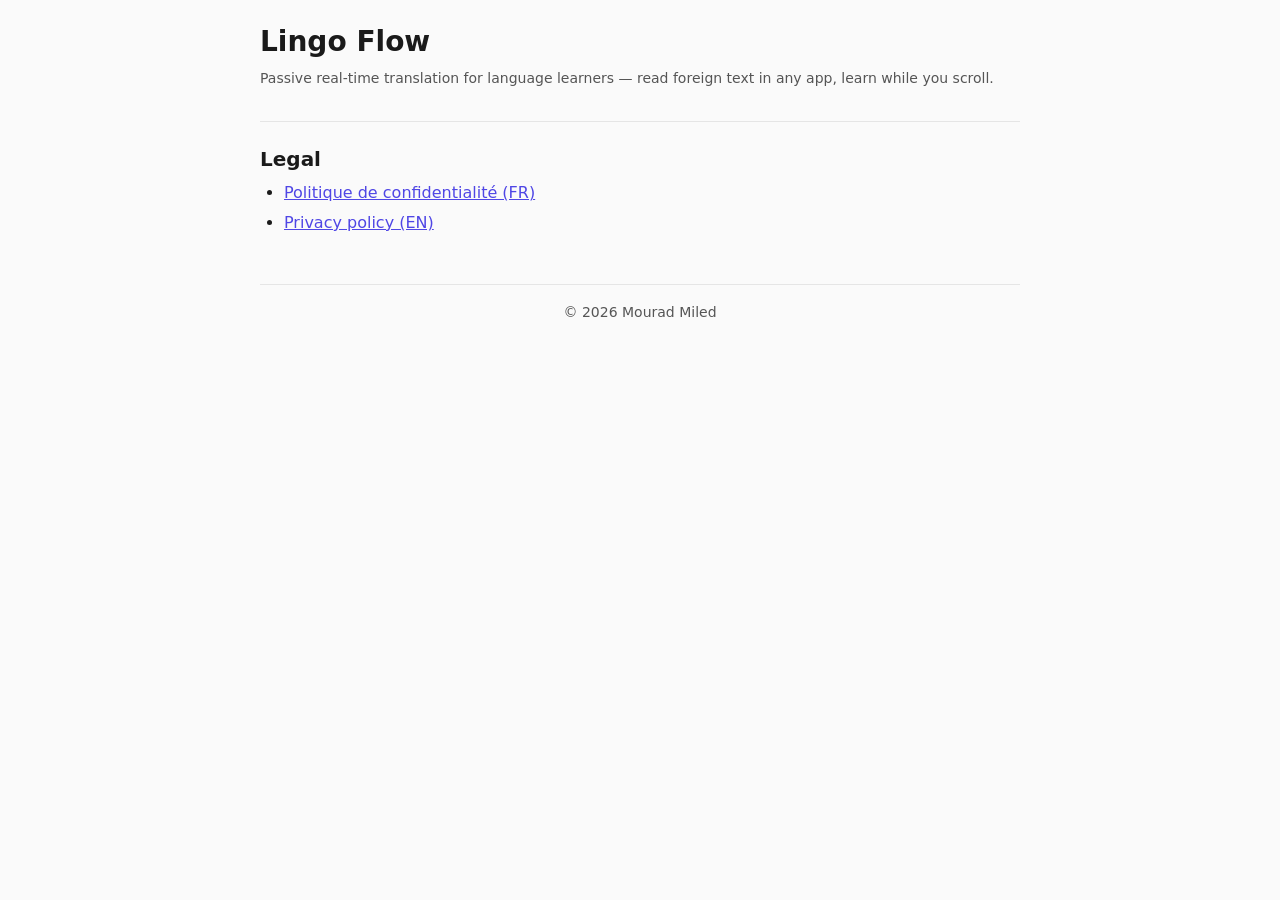
<file: index.html>
<!DOCTYPE html>
<html lang="en">
<head>
  <meta charset="UTF-8">
  <meta name="viewport" content="width=device-width, initial-scale=1.0">
  <title>Lingo Flow</title>
  <link rel="stylesheet" href="style.css">
</head>
<body>
  <main>
    <h1>Lingo Flow</h1>
    <p class="meta">Passive real-time translation for language learners — read foreign text in any app, learn while you scroll.</p>

    <h2>Legal</h2>
    <ul>
      <li><a href="privacy.html">Politique de confidentialité (FR)</a></li>
      <li><a href="privacy.en.html">Privacy policy (EN)</a></li>
    </ul>

    <footer>
      © 2026 Mourad Miled
    </footer>
  </main>
</body>
</html>
</file>
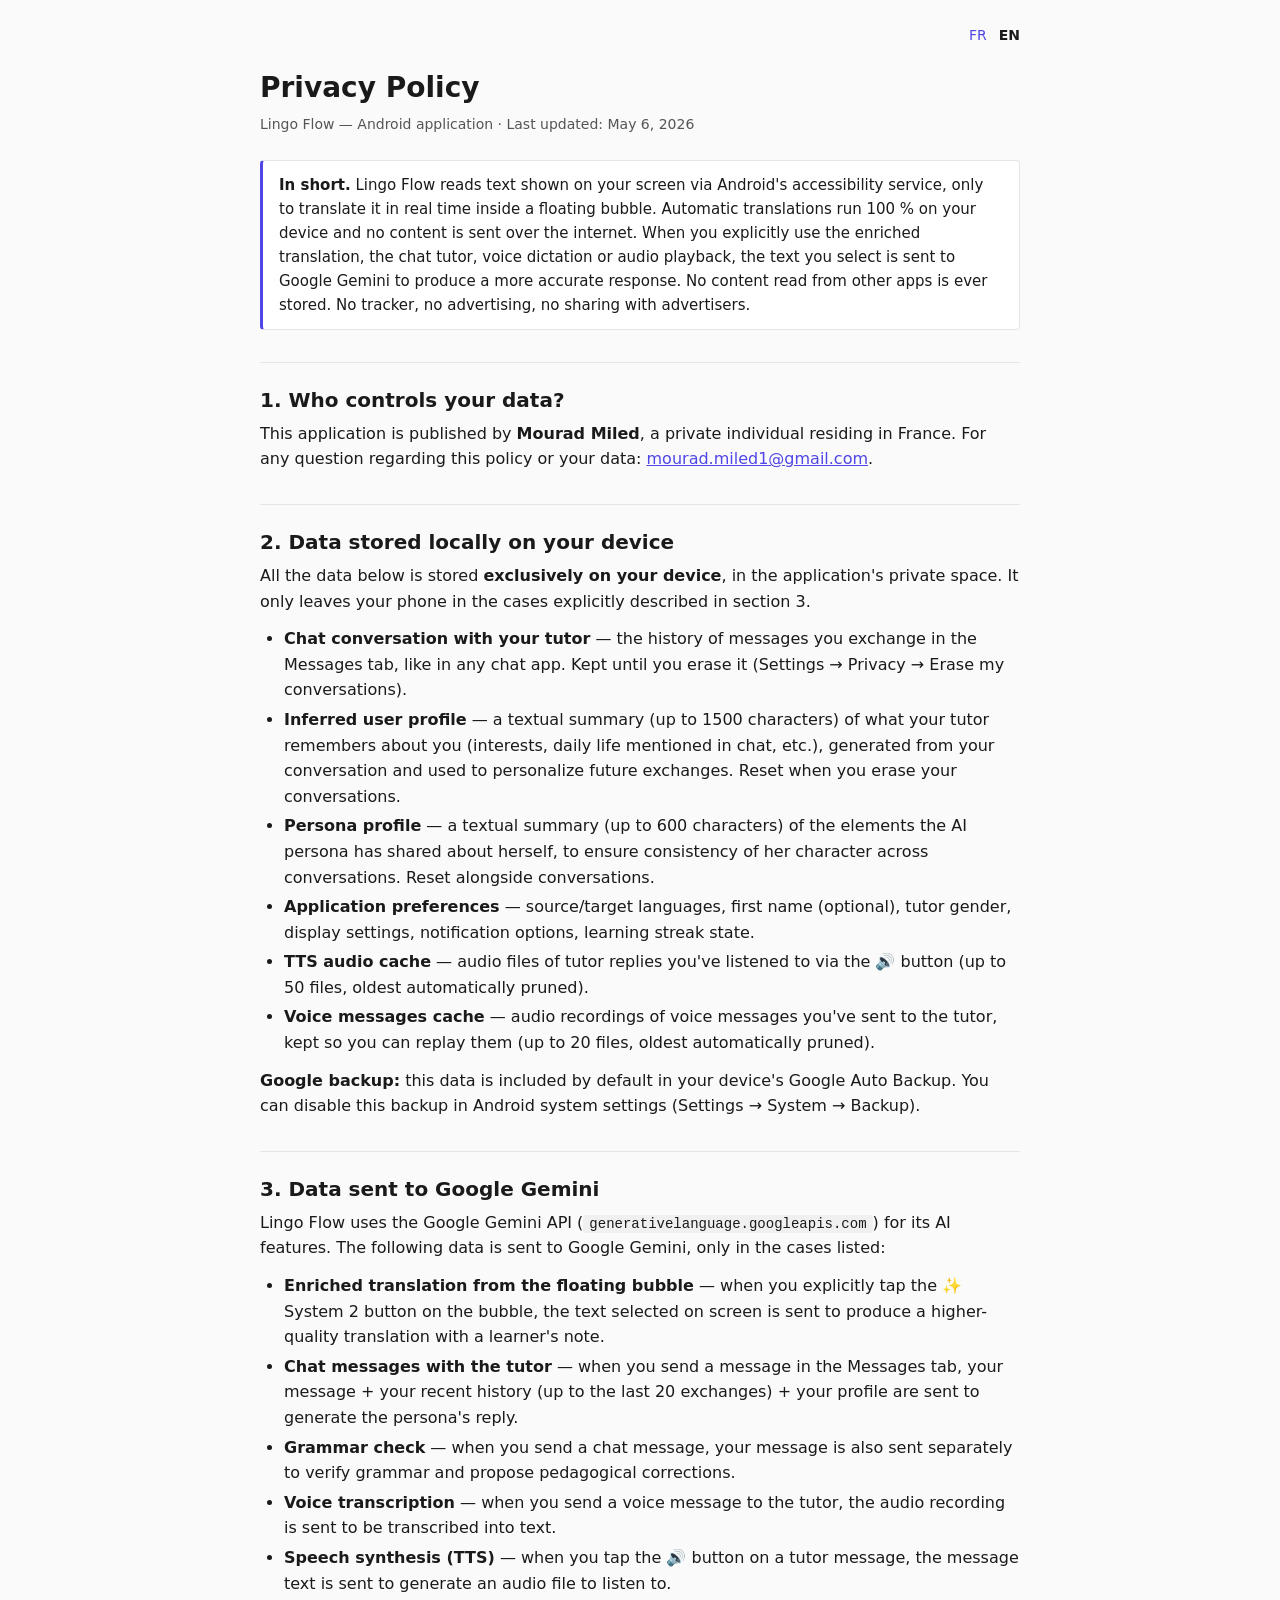
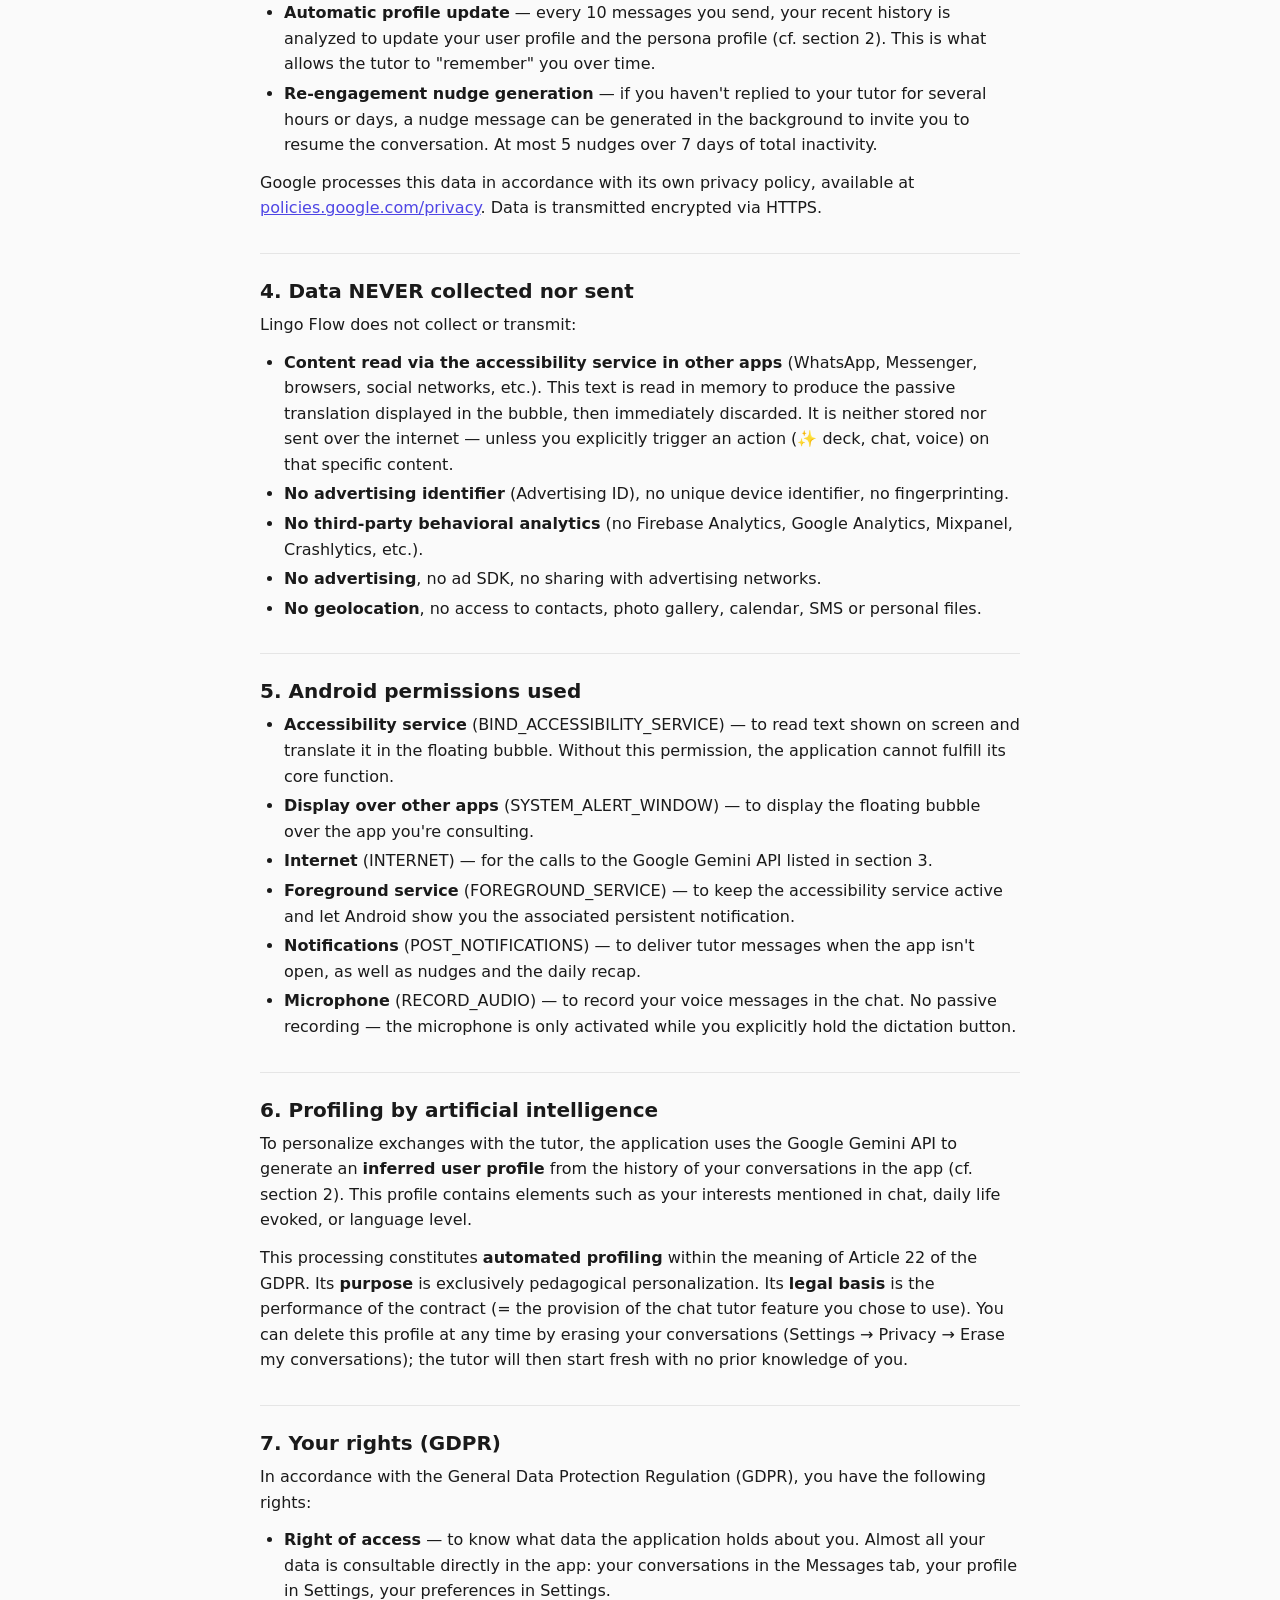
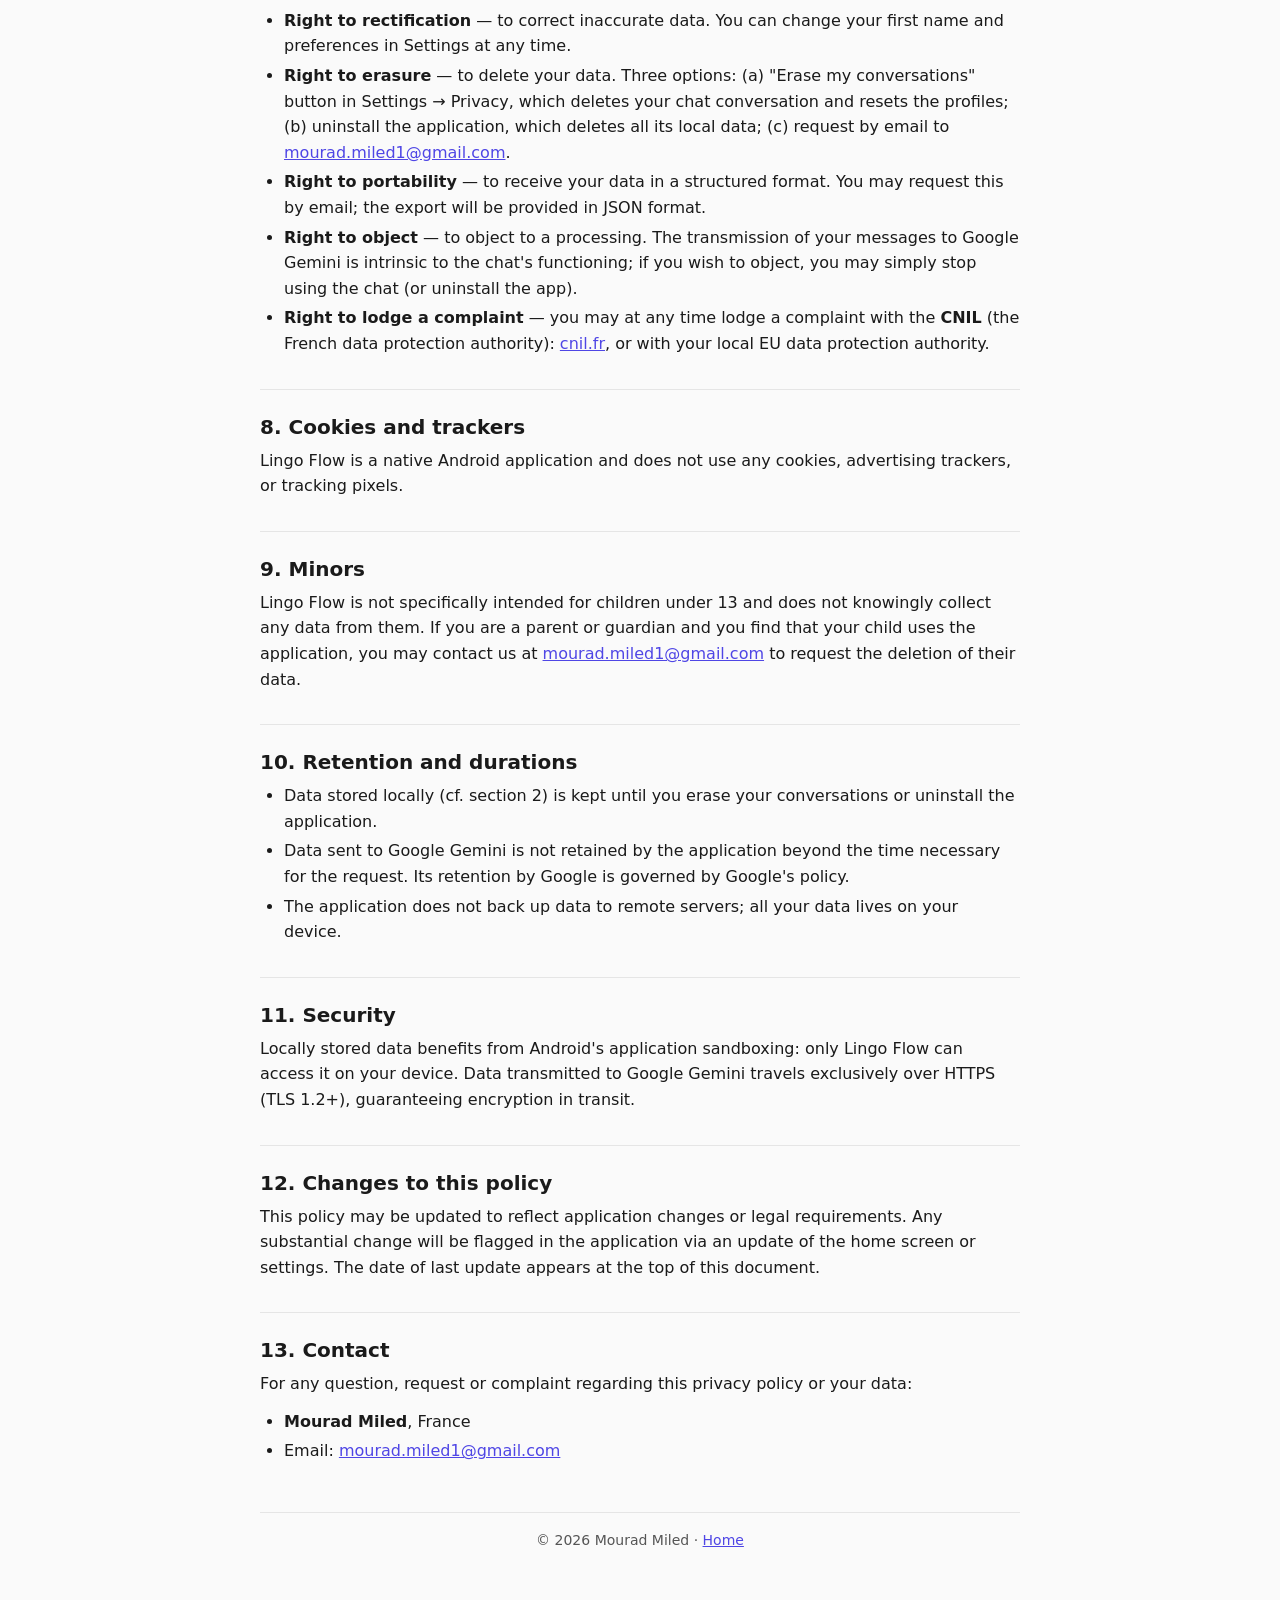
<file: privacy.en.html>
<!DOCTYPE html>
<html lang="en">
<head>
  <meta charset="UTF-8">
  <meta name="viewport" content="width=device-width, initial-scale=1.0">
  <title>Privacy Policy — Lingo Flow</title>
  <link rel="stylesheet" href="style.css">
</head>
<body>
  <main>
    <header class="lang-switch">
      <a href="privacy.html">FR</a>
      <a href="privacy.en.html" class="active">EN</a>
    </header>

    <h1>Privacy Policy</h1>
    <p class="meta">Lingo Flow — Android application · Last updated: May 6, 2026</p>

    <div class="callout">
      <strong>In short.</strong> Lingo Flow reads text shown on your screen via Android's accessibility service, only to translate it in real time inside a floating bubble. Automatic translations run 100 % on your device and no content is sent over the internet. When you explicitly use the enriched translation, the chat tutor, voice dictation or audio playback, the text you select is sent to Google Gemini to produce a more accurate response. No content read from other apps is ever stored. No tracker, no advertising, no sharing with advertisers.
    </div>

    <h2>1. Who controls your data?</h2>
    <p>This application is published by <strong>Mourad Miled</strong>, a private individual residing in France. For any question regarding this policy or your data: <a href="mailto:mourad.miled1@gmail.com">mourad.miled1@gmail.com</a>.</p>

    <h2>2. Data stored locally on your device</h2>
    <p>All the data below is stored <strong>exclusively on your device</strong>, in the application's private space. It only leaves your phone in the cases explicitly described in section 3.</p>
    <ul>
      <li><strong>Chat conversation with your tutor</strong> — the history of messages you exchange in the Messages tab, like in any chat app. Kept until you erase it (Settings → Privacy → Erase my conversations).</li>
      <li><strong>Inferred user profile</strong> — a textual summary (up to 1500 characters) of what your tutor remembers about you (interests, daily life mentioned in chat, etc.), generated from your conversation and used to personalize future exchanges. Reset when you erase your conversations.</li>
      <li><strong>Persona profile</strong> — a textual summary (up to 600 characters) of the elements the AI persona has shared about herself, to ensure consistency of her character across conversations. Reset alongside conversations.</li>
      <li><strong>Application preferences</strong> — source/target languages, first name (optional), tutor gender, display settings, notification options, learning streak state.</li>
      <li><strong>TTS audio cache</strong> — audio files of tutor replies you've listened to via the 🔊 button (up to 50 files, oldest automatically pruned).</li>
      <li><strong>Voice messages cache</strong> — audio recordings of voice messages you've sent to the tutor, kept so you can replay them (up to 20 files, oldest automatically pruned).</li>
    </ul>
    <p><strong>Google backup:</strong> this data is included by default in your device's Google Auto Backup. You can disable this backup in Android system settings (Settings → System → Backup).</p>

    <h2>3. Data sent to Google Gemini</h2>
    <p>Lingo Flow uses the Google Gemini API (<code>generativelanguage.googleapis.com</code>) for its AI features. The following data is sent to Google Gemini, only in the cases listed:</p>
    <ul>
      <li><strong>Enriched translation from the floating bubble</strong> — when you explicitly tap the ✨ System 2 button on the bubble, the text selected on screen is sent to produce a higher-quality translation with a learner's note.</li>
      <li><strong>Chat messages with the tutor</strong> — when you send a message in the Messages tab, your message + your recent history (up to the last 20 exchanges) + your profile are sent to generate the persona's reply.</li>
      <li><strong>Grammar check</strong> — when you send a chat message, your message is also sent separately to verify grammar and propose pedagogical corrections.</li>
      <li><strong>Voice transcription</strong> — when you send a voice message to the tutor, the audio recording is sent to be transcribed into text.</li>
      <li><strong>Speech synthesis (TTS)</strong> — when you tap the 🔊 button on a tutor message, the message text is sent to generate an audio file to listen to.</li>
      <li><strong>Automatic profile update</strong> — every 10 messages you send, your recent history is analyzed to update your user profile and the persona profile (cf. section 2). This is what allows the tutor to "remember" you over time.</li>
      <li><strong>Re-engagement nudge generation</strong> — if you haven't replied to your tutor for several hours or days, a nudge message can be generated in the background to invite you to resume the conversation. At most 5 nudges over 7 days of total inactivity.</li>
    </ul>
    <p>Google processes this data in accordance with its own privacy policy, available at <a href="https://policies.google.com/privacy" target="_blank" rel="noopener">policies.google.com/privacy</a>. Data is transmitted encrypted via HTTPS.</p>

    <h2>4. Data NEVER collected nor sent</h2>
    <p>Lingo Flow does not collect or transmit:</p>
    <ul>
      <li><strong>Content read via the accessibility service in other apps</strong> (WhatsApp, Messenger, browsers, social networks, etc.). This text is read in memory to produce the passive translation displayed in the bubble, then immediately discarded. It is neither stored nor sent over the internet — unless you explicitly trigger an action (✨ deck, chat, voice) on that specific content.</li>
      <li><strong>No advertising identifier</strong> (Advertising ID), no unique device identifier, no fingerprinting.</li>
      <li><strong>No third-party behavioral analytics</strong> (no Firebase Analytics, Google Analytics, Mixpanel, Crashlytics, etc.).</li>
      <li><strong>No advertising</strong>, no ad SDK, no sharing with advertising networks.</li>
      <li><strong>No geolocation</strong>, no access to contacts, photo gallery, calendar, SMS or personal files.</li>
    </ul>

    <h2>5. Android permissions used</h2>
    <ul>
      <li><strong>Accessibility service</strong> (BIND_ACCESSIBILITY_SERVICE) — to read text shown on screen and translate it in the floating bubble. Without this permission, the application cannot fulfill its core function.</li>
      <li><strong>Display over other apps</strong> (SYSTEM_ALERT_WINDOW) — to display the floating bubble over the app you're consulting.</li>
      <li><strong>Internet</strong> (INTERNET) — for the calls to the Google Gemini API listed in section 3.</li>
      <li><strong>Foreground service</strong> (FOREGROUND_SERVICE) — to keep the accessibility service active and let Android show you the associated persistent notification.</li>
      <li><strong>Notifications</strong> (POST_NOTIFICATIONS) — to deliver tutor messages when the app isn't open, as well as nudges and the daily recap.</li>
      <li><strong>Microphone</strong> (RECORD_AUDIO) — to record your voice messages in the chat. No passive recording — the microphone is only activated while you explicitly hold the dictation button.</li>
    </ul>

    <h2>6. Profiling by artificial intelligence</h2>
    <p>To personalize exchanges with the tutor, the application uses the Google Gemini API to generate an <strong>inferred user profile</strong> from the history of your conversations in the app (cf. section 2). This profile contains elements such as your interests mentioned in chat, daily life evoked, or language level.</p>
    <p>This processing constitutes <strong>automated profiling</strong> within the meaning of Article 22 of the GDPR. Its <strong>purpose</strong> is exclusively pedagogical personalization. Its <strong>legal basis</strong> is the performance of the contract (= the provision of the chat tutor feature you chose to use). You can delete this profile at any time by erasing your conversations (Settings → Privacy → Erase my conversations); the tutor will then start fresh with no prior knowledge of you.</p>

    <h2>7. Your rights (GDPR)</h2>
    <p>In accordance with the General Data Protection Regulation (GDPR), you have the following rights:</p>
    <ul>
      <li><strong>Right of access</strong> — to know what data the application holds about you. Almost all your data is consultable directly in the app: your conversations in the Messages tab, your profile in Settings, your preferences in Settings.</li>
      <li><strong>Right to rectification</strong> — to correct inaccurate data. You can change your first name and preferences in Settings at any time.</li>
      <li><strong>Right to erasure</strong> — to delete your data. Three options: (a) "Erase my conversations" button in Settings → Privacy, which deletes your chat conversation and resets the profiles; (b) uninstall the application, which deletes all its local data; (c) request by email to <a href="mailto:mourad.miled1@gmail.com">mourad.miled1@gmail.com</a>.</li>
      <li><strong>Right to portability</strong> — to receive your data in a structured format. You may request this by email; the export will be provided in JSON format.</li>
      <li><strong>Right to object</strong> — to object to a processing. The transmission of your messages to Google Gemini is intrinsic to the chat's functioning; if you wish to object, you may simply stop using the chat (or uninstall the app).</li>
      <li><strong>Right to lodge a complaint</strong> — you may at any time lodge a complaint with the <strong>CNIL</strong> (the French data protection authority): <a href="https://www.cnil.fr" target="_blank" rel="noopener">cnil.fr</a>, or with your local EU data protection authority.</li>
    </ul>

    <h2>8. Cookies and trackers</h2>
    <p>Lingo Flow is a native Android application and does not use any cookies, advertising trackers, or tracking pixels.</p>

    <h2>9. Minors</h2>
    <p>Lingo Flow is not specifically intended for children under 13 and does not knowingly collect any data from them. If you are a parent or guardian and you find that your child uses the application, you may contact us at <a href="mailto:mourad.miled1@gmail.com">mourad.miled1@gmail.com</a> to request the deletion of their data.</p>

    <h2>10. Retention and durations</h2>
    <ul>
      <li>Data stored locally (cf. section 2) is kept until you erase your conversations or uninstall the application.</li>
      <li>Data sent to Google Gemini is not retained by the application beyond the time necessary for the request. Its retention by Google is governed by Google's policy.</li>
      <li>The application does not back up data to remote servers; all your data lives on your device.</li>
    </ul>

    <h2>11. Security</h2>
    <p>Locally stored data benefits from Android's application sandboxing: only Lingo Flow can access it on your device. Data transmitted to Google Gemini travels exclusively over HTTPS (TLS 1.2+), guaranteeing encryption in transit.</p>

    <h2>12. Changes to this policy</h2>
    <p>This policy may be updated to reflect application changes or legal requirements. Any substantial change will be flagged in the application via an update of the home screen or settings. The date of last update appears at the top of this document.</p>

    <h2>13. Contact</h2>
    <p>For any question, request or complaint regarding this privacy policy or your data:</p>
    <ul>
      <li><strong>Mourad Miled</strong>, France</li>
      <li>Email: <a href="mailto:mourad.miled1@gmail.com">mourad.miled1@gmail.com</a></li>
    </ul>

    <footer>
      © 2026 Mourad Miled · <a href="index.html">Home</a>
    </footer>
  </main>
</body>
</html>
</file>
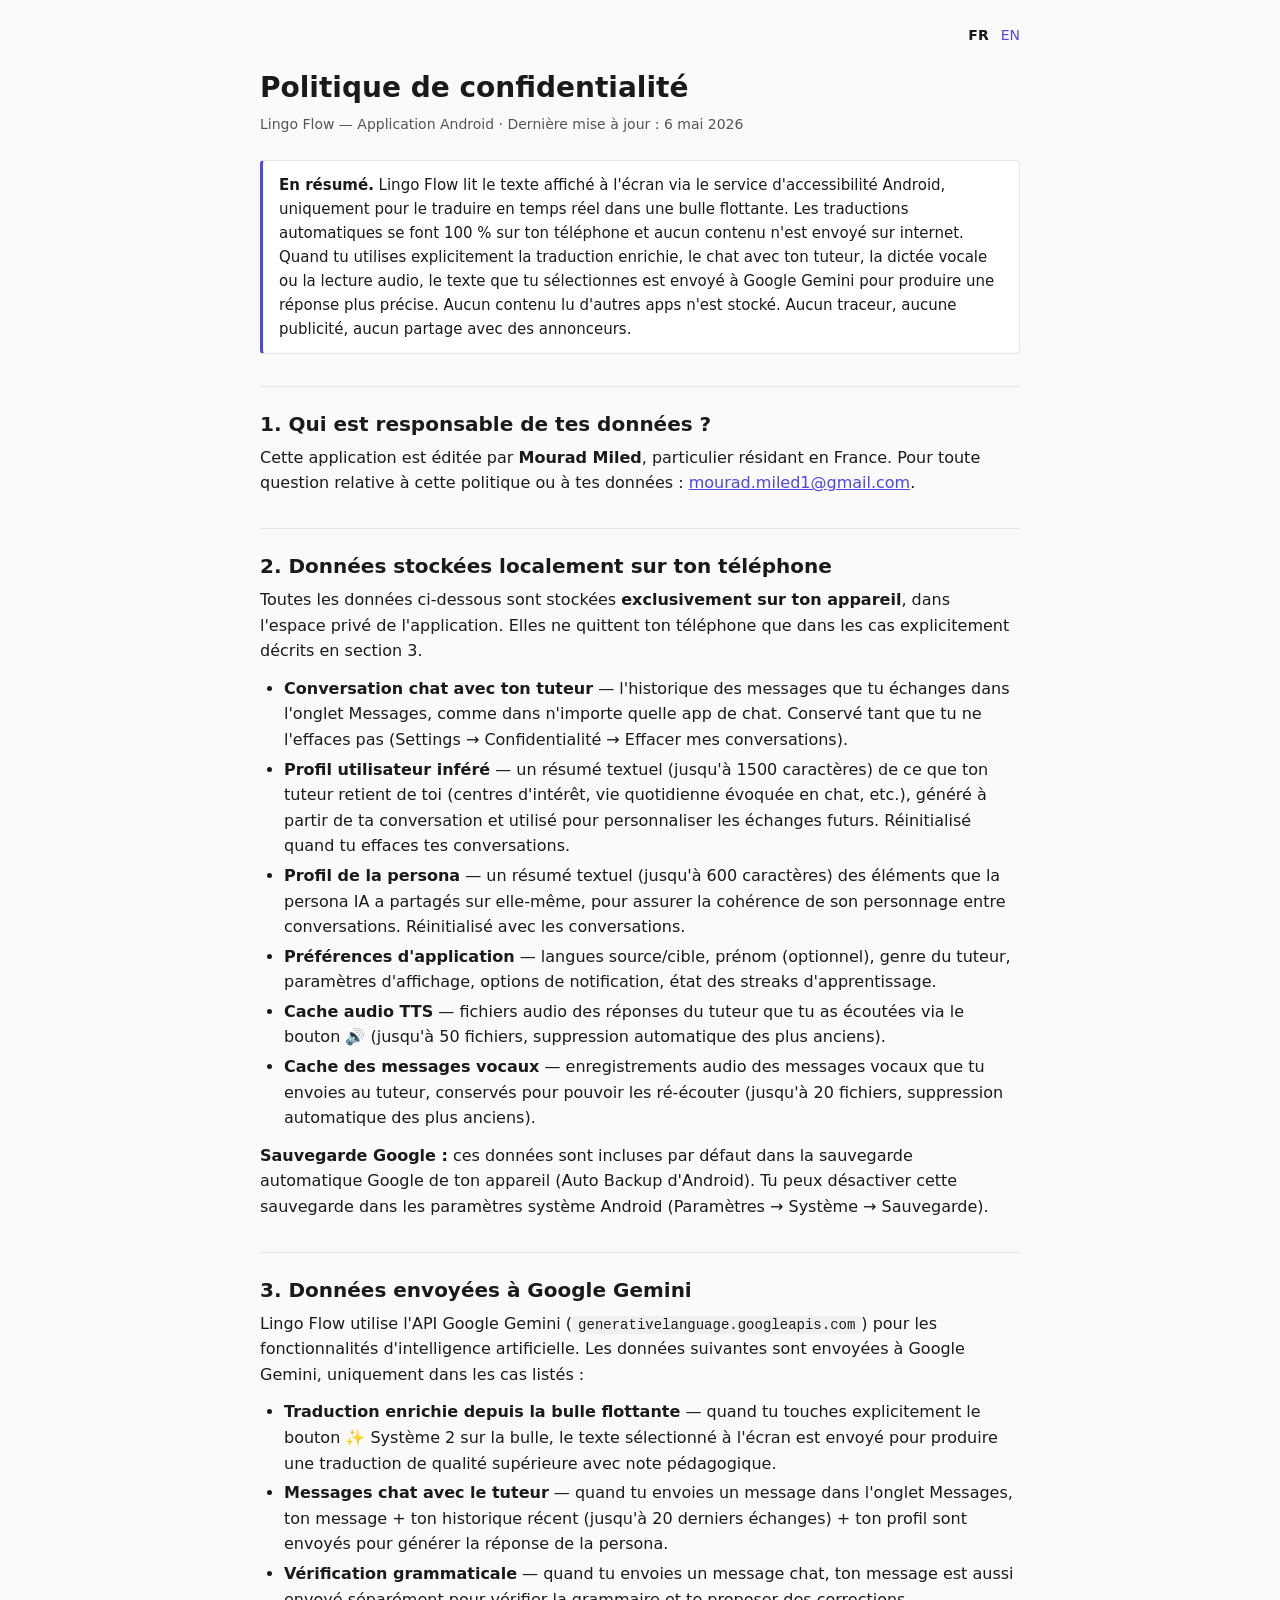
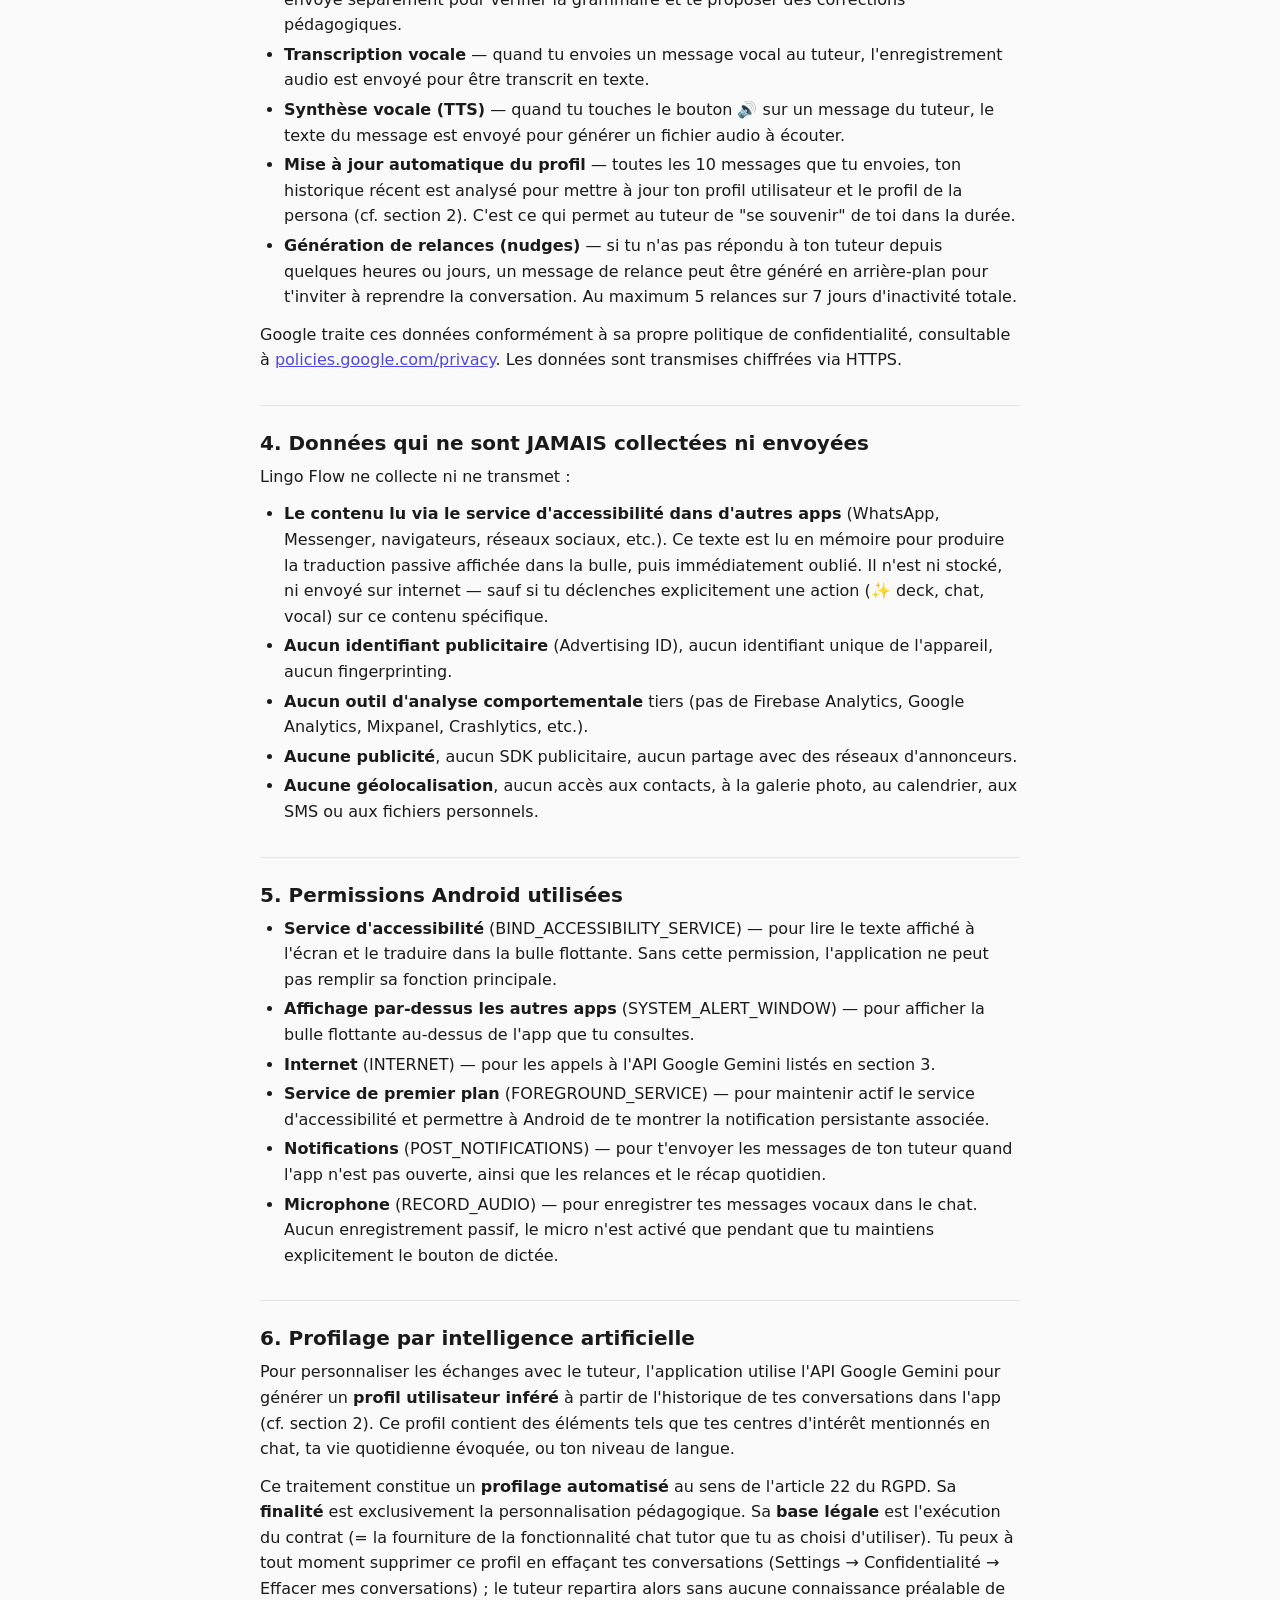
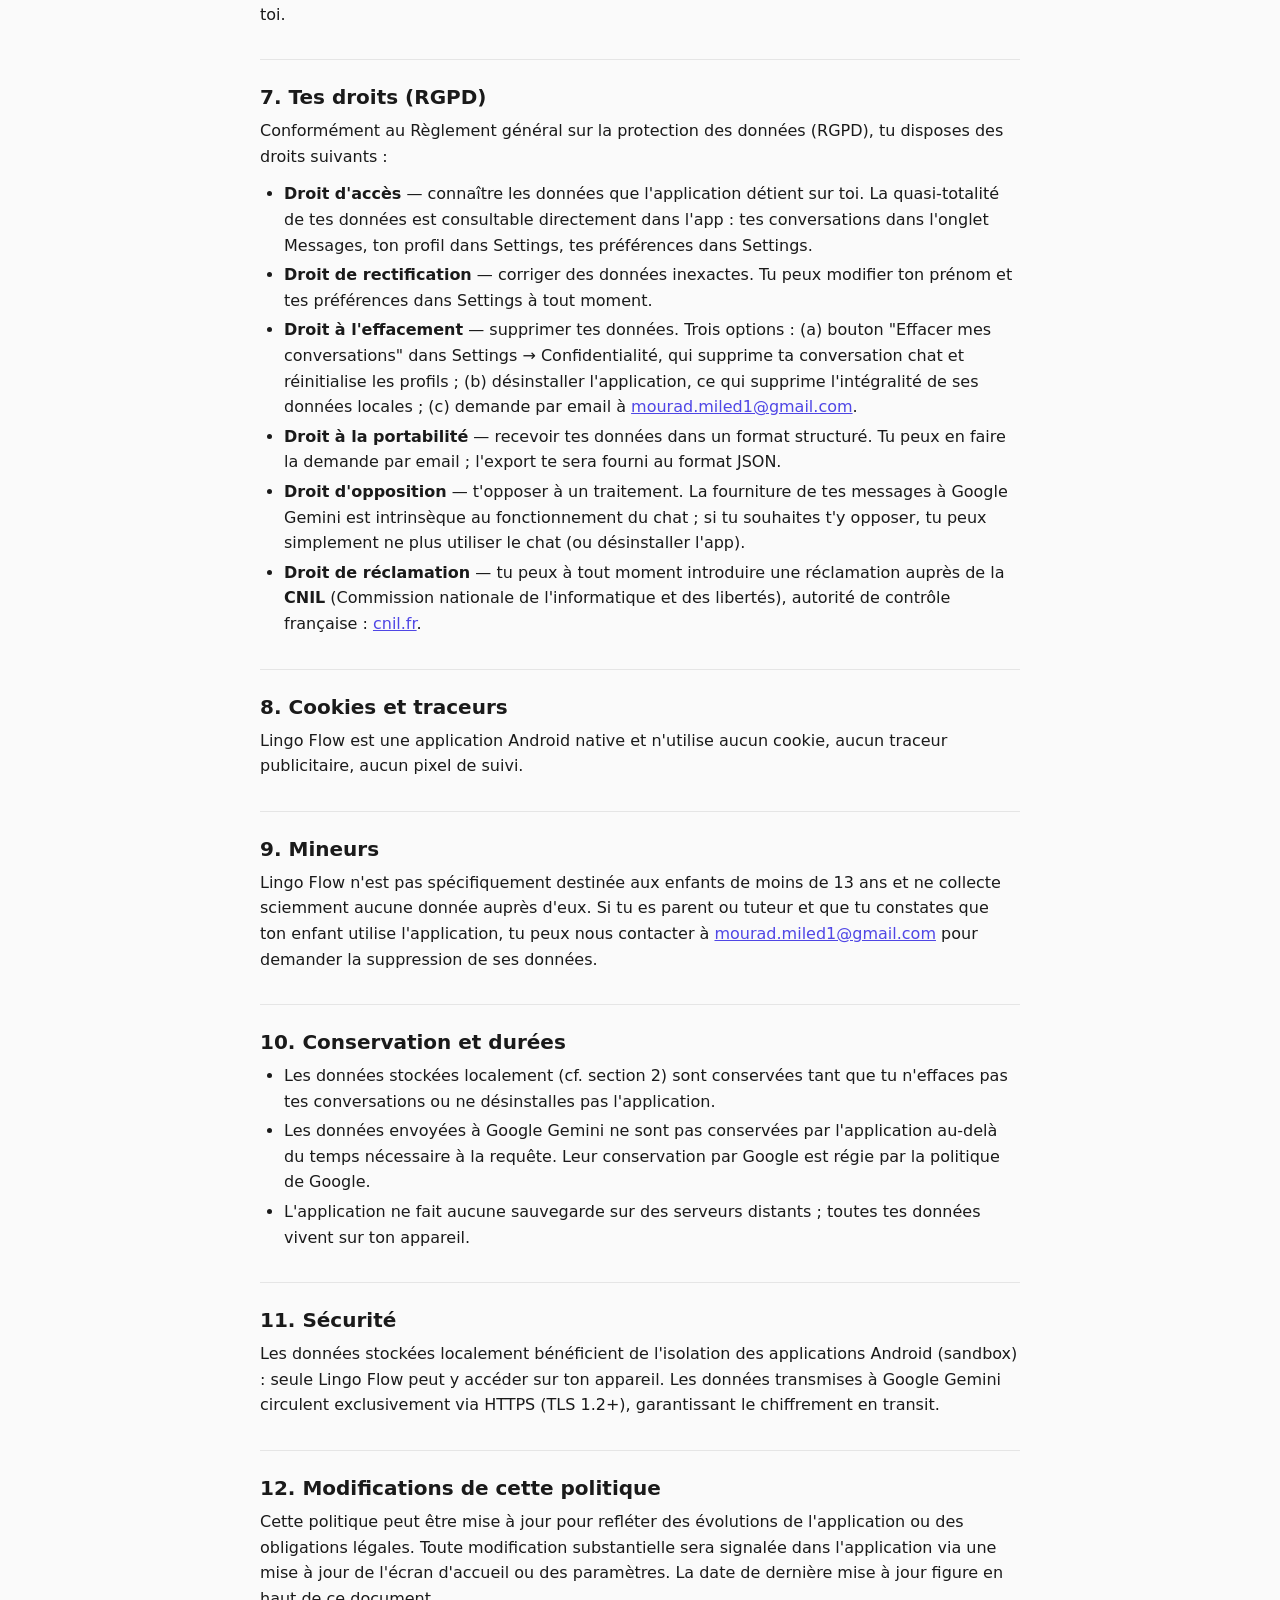
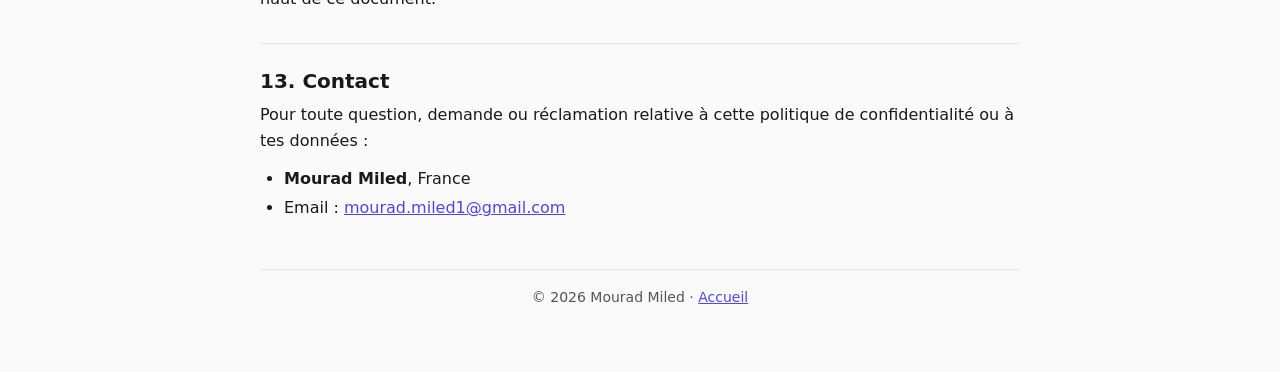
<file: privacy.html>
<!DOCTYPE html>
<html lang="fr">
<head>
  <meta charset="UTF-8">
  <meta name="viewport" content="width=device-width, initial-scale=1.0">
  <title>Politique de confidentialité — Lingo Flow</title>
  <link rel="stylesheet" href="style.css">
</head>
<body>
  <main>
    <header class="lang-switch">
      <a href="privacy.html" class="active">FR</a>
      <a href="privacy.en.html">EN</a>
    </header>

    <h1>Politique de confidentialité</h1>
    <p class="meta">Lingo Flow — Application Android · Dernière mise à jour : 6 mai 2026</p>

    <div class="callout">
      <strong>En résumé.</strong> Lingo Flow lit le texte affiché à l'écran via le service d'accessibilité Android, uniquement pour le traduire en temps réel dans une bulle flottante. Les traductions automatiques se font 100 % sur ton téléphone et aucun contenu n'est envoyé sur internet. Quand tu utilises explicitement la traduction enrichie, le chat avec ton tuteur, la dictée vocale ou la lecture audio, le texte que tu sélectionnes est envoyé à Google Gemini pour produire une réponse plus précise. Aucun contenu lu d'autres apps n'est stocké. Aucun traceur, aucune publicité, aucun partage avec des annonceurs.
    </div>

    <h2>1. Qui est responsable de tes données ?</h2>
    <p>Cette application est éditée par <strong>Mourad Miled</strong>, particulier résidant en France. Pour toute question relative à cette politique ou à tes données : <a href="mailto:mourad.miled1@gmail.com">mourad.miled1@gmail.com</a>.</p>

    <h2>2. Données stockées localement sur ton téléphone</h2>
    <p>Toutes les données ci-dessous sont stockées <strong>exclusivement sur ton appareil</strong>, dans l'espace privé de l'application. Elles ne quittent ton téléphone que dans les cas explicitement décrits en section 3.</p>
    <ul>
      <li><strong>Conversation chat avec ton tuteur</strong> — l'historique des messages que tu échanges dans l'onglet Messages, comme dans n'importe quelle app de chat. Conservé tant que tu ne l'effaces pas (Settings → Confidentialité → Effacer mes conversations).</li>
      <li><strong>Profil utilisateur inféré</strong> — un résumé textuel (jusqu'à 1500 caractères) de ce que ton tuteur retient de toi (centres d'intérêt, vie quotidienne évoquée en chat, etc.), généré à partir de ta conversation et utilisé pour personnaliser les échanges futurs. Réinitialisé quand tu effaces tes conversations.</li>
      <li><strong>Profil de la persona</strong> — un résumé textuel (jusqu'à 600 caractères) des éléments que la persona IA a partagés sur elle-même, pour assurer la cohérence de son personnage entre conversations. Réinitialisé avec les conversations.</li>
      <li><strong>Préférences d'application</strong> — langues source/cible, prénom (optionnel), genre du tuteur, paramètres d'affichage, options de notification, état des streaks d'apprentissage.</li>
      <li><strong>Cache audio TTS</strong> — fichiers audio des réponses du tuteur que tu as écoutées via le bouton 🔊 (jusqu'à 50 fichiers, suppression automatique des plus anciens).</li>
      <li><strong>Cache des messages vocaux</strong> — enregistrements audio des messages vocaux que tu envoies au tuteur, conservés pour pouvoir les ré-écouter (jusqu'à 20 fichiers, suppression automatique des plus anciens).</li>
    </ul>
    <p><strong>Sauvegarde Google :</strong> ces données sont incluses par défaut dans la sauvegarde automatique Google de ton appareil (Auto Backup d'Android). Tu peux désactiver cette sauvegarde dans les paramètres système Android (Paramètres → Système → Sauvegarde).</p>

    <h2>3. Données envoyées à Google Gemini</h2>
    <p>Lingo Flow utilise l'API Google Gemini (<code>generativelanguage.googleapis.com</code>) pour les fonctionnalités d'intelligence artificielle. Les données suivantes sont envoyées à Google Gemini, uniquement dans les cas listés :</p>
    <ul>
      <li><strong>Traduction enrichie depuis la bulle flottante</strong> — quand tu touches explicitement le bouton ✨ Système 2 sur la bulle, le texte sélectionné à l'écran est envoyé pour produire une traduction de qualité supérieure avec note pédagogique.</li>
      <li><strong>Messages chat avec le tuteur</strong> — quand tu envoies un message dans l'onglet Messages, ton message + ton historique récent (jusqu'à 20 derniers échanges) + ton profil sont envoyés pour générer la réponse de la persona.</li>
      <li><strong>Vérification grammaticale</strong> — quand tu envoies un message chat, ton message est aussi envoyé séparément pour vérifier la grammaire et te proposer des corrections pédagogiques.</li>
      <li><strong>Transcription vocale</strong> — quand tu envoies un message vocal au tuteur, l'enregistrement audio est envoyé pour être transcrit en texte.</li>
      <li><strong>Synthèse vocale (TTS)</strong> — quand tu touches le bouton 🔊 sur un message du tuteur, le texte du message est envoyé pour générer un fichier audio à écouter.</li>
      <li><strong>Mise à jour automatique du profil</strong> — toutes les 10 messages que tu envoies, ton historique récent est analysé pour mettre à jour ton profil utilisateur et le profil de la persona (cf. section 2). C'est ce qui permet au tuteur de "se souvenir" de toi dans la durée.</li>
      <li><strong>Génération de relances (nudges)</strong> — si tu n'as pas répondu à ton tuteur depuis quelques heures ou jours, un message de relance peut être généré en arrière-plan pour t'inviter à reprendre la conversation. Au maximum 5 relances sur 7 jours d'inactivité totale.</li>
    </ul>
    <p>Google traite ces données conformément à sa propre politique de confidentialité, consultable à <a href="https://policies.google.com/privacy" target="_blank" rel="noopener">policies.google.com/privacy</a>. Les données sont transmises chiffrées via HTTPS.</p>

    <h2>4. Données qui ne sont JAMAIS collectées ni envoyées</h2>
    <p>Lingo Flow ne collecte ni ne transmet :</p>
    <ul>
      <li><strong>Le contenu lu via le service d'accessibilité dans d'autres apps</strong> (WhatsApp, Messenger, navigateurs, réseaux sociaux, etc.). Ce texte est lu en mémoire pour produire la traduction passive affichée dans la bulle, puis immédiatement oublié. Il n'est ni stocké, ni envoyé sur internet — sauf si tu déclenches explicitement une action (✨ deck, chat, vocal) sur ce contenu spécifique.</li>
      <li><strong>Aucun identifiant publicitaire</strong> (Advertising ID), aucun identifiant unique de l'appareil, aucun fingerprinting.</li>
      <li><strong>Aucun outil d'analyse comportementale</strong> tiers (pas de Firebase Analytics, Google Analytics, Mixpanel, Crashlytics, etc.).</li>
      <li><strong>Aucune publicité</strong>, aucun SDK publicitaire, aucun partage avec des réseaux d'annonceurs.</li>
      <li><strong>Aucune géolocalisation</strong>, aucun accès aux contacts, à la galerie photo, au calendrier, aux SMS ou aux fichiers personnels.</li>
    </ul>

    <h2>5. Permissions Android utilisées</h2>
    <ul>
      <li><strong>Service d'accessibilité</strong> (BIND_ACCESSIBILITY_SERVICE) — pour lire le texte affiché à l'écran et le traduire dans la bulle flottante. Sans cette permission, l'application ne peut pas remplir sa fonction principale.</li>
      <li><strong>Affichage par-dessus les autres apps</strong> (SYSTEM_ALERT_WINDOW) — pour afficher la bulle flottante au-dessus de l'app que tu consultes.</li>
      <li><strong>Internet</strong> (INTERNET) — pour les appels à l'API Google Gemini listés en section 3.</li>
      <li><strong>Service de premier plan</strong> (FOREGROUND_SERVICE) — pour maintenir actif le service d'accessibilité et permettre à Android de te montrer la notification persistante associée.</li>
      <li><strong>Notifications</strong> (POST_NOTIFICATIONS) — pour t'envoyer les messages de ton tuteur quand l'app n'est pas ouverte, ainsi que les relances et le récap quotidien.</li>
      <li><strong>Microphone</strong> (RECORD_AUDIO) — pour enregistrer tes messages vocaux dans le chat. Aucun enregistrement passif, le micro n'est activé que pendant que tu maintiens explicitement le bouton de dictée.</li>
    </ul>

    <h2>6. Profilage par intelligence artificielle</h2>
    <p>Pour personnaliser les échanges avec le tuteur, l'application utilise l'API Google Gemini pour générer un <strong>profil utilisateur inféré</strong> à partir de l'historique de tes conversations dans l'app (cf. section 2). Ce profil contient des éléments tels que tes centres d'intérêt mentionnés en chat, ta vie quotidienne évoquée, ou ton niveau de langue.</p>
    <p>Ce traitement constitue un <strong>profilage automatisé</strong> au sens de l'article 22 du RGPD. Sa <strong>finalité</strong> est exclusivement la personnalisation pédagogique. Sa <strong>base légale</strong> est l'exécution du contrat (= la fourniture de la fonctionnalité chat tutor que tu as choisi d'utiliser). Tu peux à tout moment supprimer ce profil en effaçant tes conversations (Settings → Confidentialité → Effacer mes conversations) ; le tuteur repartira alors sans aucune connaissance préalable de toi.</p>

    <h2>7. Tes droits (RGPD)</h2>
    <p>Conformément au Règlement général sur la protection des données (RGPD), tu disposes des droits suivants :</p>
    <ul>
      <li><strong>Droit d'accès</strong> — connaître les données que l'application détient sur toi. La quasi-totalité de tes données est consultable directement dans l'app : tes conversations dans l'onglet Messages, ton profil dans Settings, tes préférences dans Settings.</li>
      <li><strong>Droit de rectification</strong> — corriger des données inexactes. Tu peux modifier ton prénom et tes préférences dans Settings à tout moment.</li>
      <li><strong>Droit à l'effacement</strong> — supprimer tes données. Trois options : (a) bouton "Effacer mes conversations" dans Settings → Confidentialité, qui supprime ta conversation chat et réinitialise les profils ; (b) désinstaller l'application, ce qui supprime l'intégralité de ses données locales ; (c) demande par email à <a href="mailto:mourad.miled1@gmail.com">mourad.miled1@gmail.com</a>.</li>
      <li><strong>Droit à la portabilité</strong> — recevoir tes données dans un format structuré. Tu peux en faire la demande par email ; l'export te sera fourni au format JSON.</li>
      <li><strong>Droit d'opposition</strong> — t'opposer à un traitement. La fourniture de tes messages à Google Gemini est intrinsèque au fonctionnement du chat ; si tu souhaites t'y opposer, tu peux simplement ne plus utiliser le chat (ou désinstaller l'app).</li>
      <li><strong>Droit de réclamation</strong> — tu peux à tout moment introduire une réclamation auprès de la <strong>CNIL</strong> (Commission nationale de l'informatique et des libertés), autorité de contrôle française : <a href="https://www.cnil.fr" target="_blank" rel="noopener">cnil.fr</a>.</li>
    </ul>

    <h2>8. Cookies et traceurs</h2>
    <p>Lingo Flow est une application Android native et n'utilise aucun cookie, aucun traceur publicitaire, aucun pixel de suivi.</p>

    <h2>9. Mineurs</h2>
    <p>Lingo Flow n'est pas spécifiquement destinée aux enfants de moins de 13 ans et ne collecte sciemment aucune donnée auprès d'eux. Si tu es parent ou tuteur et que tu constates que ton enfant utilise l'application, tu peux nous contacter à <a href="mailto:mourad.miled1@gmail.com">mourad.miled1@gmail.com</a> pour demander la suppression de ses données.</p>

    <h2>10. Conservation et durées</h2>
    <ul>
      <li>Les données stockées localement (cf. section 2) sont conservées tant que tu n'effaces pas tes conversations ou ne désinstalles pas l'application.</li>
      <li>Les données envoyées à Google Gemini ne sont pas conservées par l'application au-delà du temps nécessaire à la requête. Leur conservation par Google est régie par la politique de Google.</li>
      <li>L'application ne fait aucune sauvegarde sur des serveurs distants ; toutes tes données vivent sur ton appareil.</li>
    </ul>

    <h2>11. Sécurité</h2>
    <p>Les données stockées localement bénéficient de l'isolation des applications Android (sandbox) : seule Lingo Flow peut y accéder sur ton appareil. Les données transmises à Google Gemini circulent exclusivement via HTTPS (TLS 1.2+), garantissant le chiffrement en transit.</p>

    <h2>12. Modifications de cette politique</h2>
    <p>Cette politique peut être mise à jour pour refléter des évolutions de l'application ou des obligations légales. Toute modification substantielle sera signalée dans l'application via une mise à jour de l'écran d'accueil ou des paramètres. La date de dernière mise à jour figure en haut de ce document.</p>

    <h2>13. Contact</h2>
    <p>Pour toute question, demande ou réclamation relative à cette politique de confidentialité ou à tes données :</p>
    <ul>
      <li><strong>Mourad Miled</strong>, France</li>
      <li>Email : <a href="mailto:mourad.miled1@gmail.com">mourad.miled1@gmail.com</a></li>
    </ul>

    <footer>
      © 2026 Mourad Miled · <a href="index.html">Accueil</a>
    </footer>
  </main>
</body>
</html>
</file>
<file: style.css>
:root {
  --fg: #1a1a1a;
  --fg-muted: #555;
  --bg: #fafafa;
  --accent: #4f46e5;
  --border: #e5e5e5;
  --code-bg: #f0f0f0;
}

* { box-sizing: border-box; }

html { -webkit-text-size-adjust: 100%; }

body {
  font-family: system-ui, -apple-system, BlinkMacSystemFont, "Segoe UI", Roboto, sans-serif;
  font-size: 16px;
  line-height: 1.6;
  color: var(--fg);
  background: var(--bg);
  margin: 0;
  padding: 24px 16px 64px;
}

main {
  max-width: 760px;
  margin: 0 auto;
}

header.lang-switch {
  display: flex;
  justify-content: flex-end;
  gap: 12px;
  font-size: 14px;
  color: var(--fg-muted);
  margin-bottom: 24px;
}

header.lang-switch a {
  color: var(--accent);
  text-decoration: none;
}

header.lang-switch a.active {
  font-weight: 600;
  color: var(--fg);
  text-decoration: none;
  pointer-events: none;
}

h1 {
  font-size: 28px;
  margin: 0 0 8px;
  line-height: 1.25;
}

h2 {
  font-size: 20px;
  margin: 32px 0 8px;
  line-height: 1.3;
  border-top: 1px solid var(--border);
  padding-top: 24px;
}

h3 {
  font-size: 16px;
  margin: 20px 0 4px;
  color: var(--fg);
}

p, ul, ol {
  margin: 8px 0 12px;
}

ul, ol {
  padding-left: 24px;
}

li {
  margin: 4px 0;
}

a {
  color: var(--accent);
  text-decoration: underline;
}

code {
  font-family: ui-monospace, "SF Mono", Menlo, Consolas, monospace;
  font-size: 14px;
  background: var(--code-bg);
  padding: 1px 6px;
  border-radius: 3px;
}

.meta {
  color: var(--fg-muted);
  font-size: 14px;
  margin: 0 0 24px;
}

.callout {
  background: #fff;
  border: 1px solid var(--border);
  border-left: 3px solid var(--accent);
  padding: 12px 16px;
  border-radius: 4px;
  margin: 16px 0;
  font-size: 15px;
}

footer {
  margin-top: 48px;
  padding-top: 16px;
  border-top: 1px solid var(--border);
  font-size: 14px;
  color: var(--fg-muted);
  text-align: center;
}

@media (prefers-color-scheme: dark) {
  :root {
    --fg: #e5e5e5;
    --fg-muted: #aaa;
    --bg: #121212;
    --accent: #818cf8;
    --border: #2a2a2a;
    --code-bg: #1e1e1e;
  }
  .callout { background: #1a1a1a; }
}
</file>
